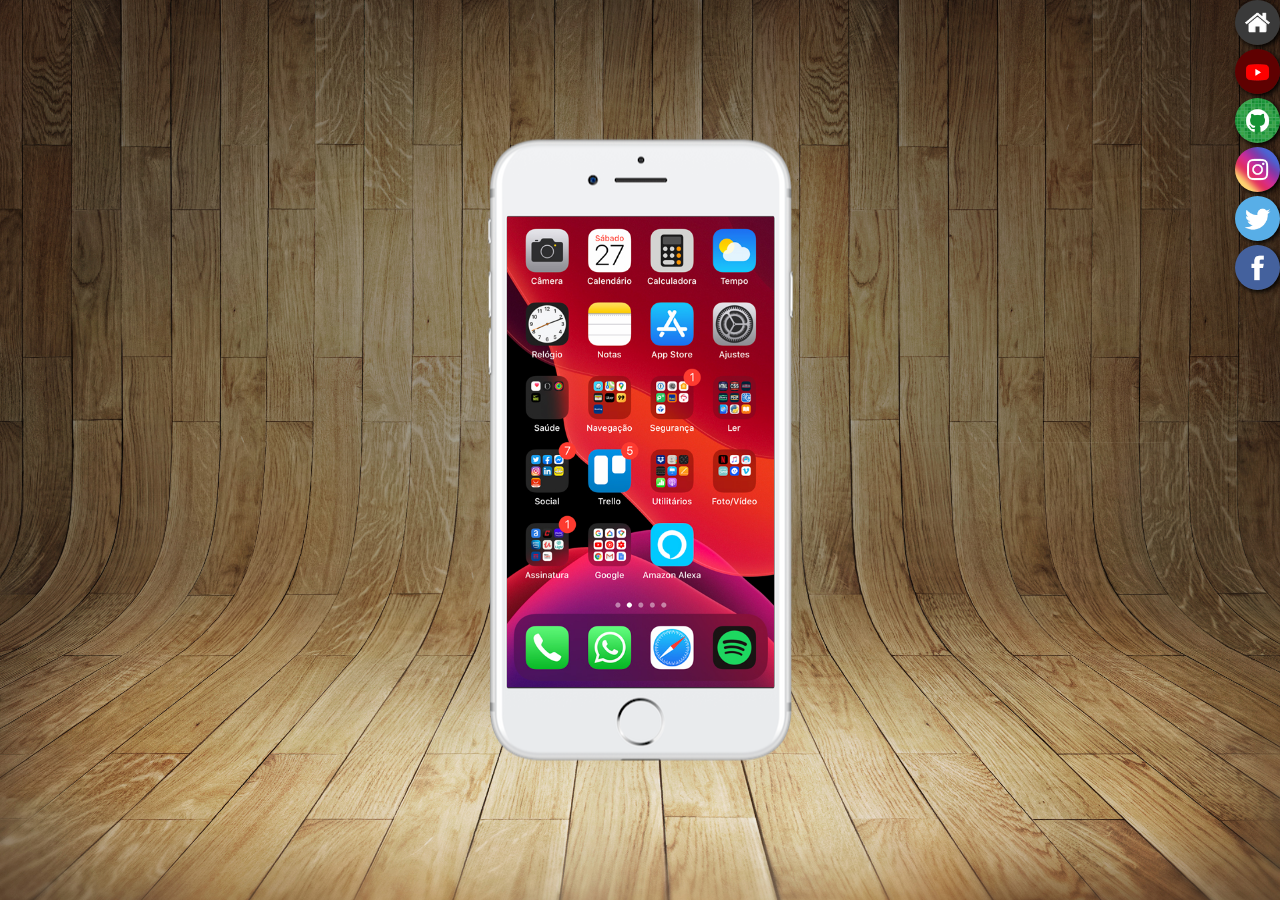
<file: index.html>
<!DOCTYPE html>
<html lang="pt-br
">
<head>
    <meta charset="UTF-8">
    <meta name="viewport" content="width=device-width, initial-scale=1.0">
    <link rel="shortcut icon" href="favicon.ico" type="image/x-icon">
    <title>Projeto Redes Sociais</title>
    <link rel="stylesheet" href="estilos.css">
    
</head>
<body>
    <main>
        <section id="telefone">
            <iframe src="home.html" name="tela" id="tela" frameborder="0">Seu navegador não é compativel</iframe>
        </section>
        <section id="redes">
            <a href="home.html" target="tela"><img src="imgs/imagens/logo-home.jpg" alt="home" class="logo"></a> <br>
            <a href="youtuber.html" target="tela"><img src="imgs/imagens/logo-youtube.jpg" alt="youtube" class="logo"></a>
            <br>
            <a href="github.html" target="tela"><img src="imgs/imagens/logo-github.jpg" alt="github" class="logo"></a><br>
            <a href="instagram.html" target="tela"><img src="imgs/imagens/logo-instagram.jpg" alt="instagram" class="logo"></a><br>
            <a href="#" target="tela"><img src="imgs/imagens/logo-twitter.jpg" alt="twitter" class="logo"></a><br>
            <a href="#" target="tela"><img src="imgs/imagens/logo-facebook.jpg" alt="facebook" class="logo"></a><br>
        </section>
    </main>
</body>
</html>
</file>
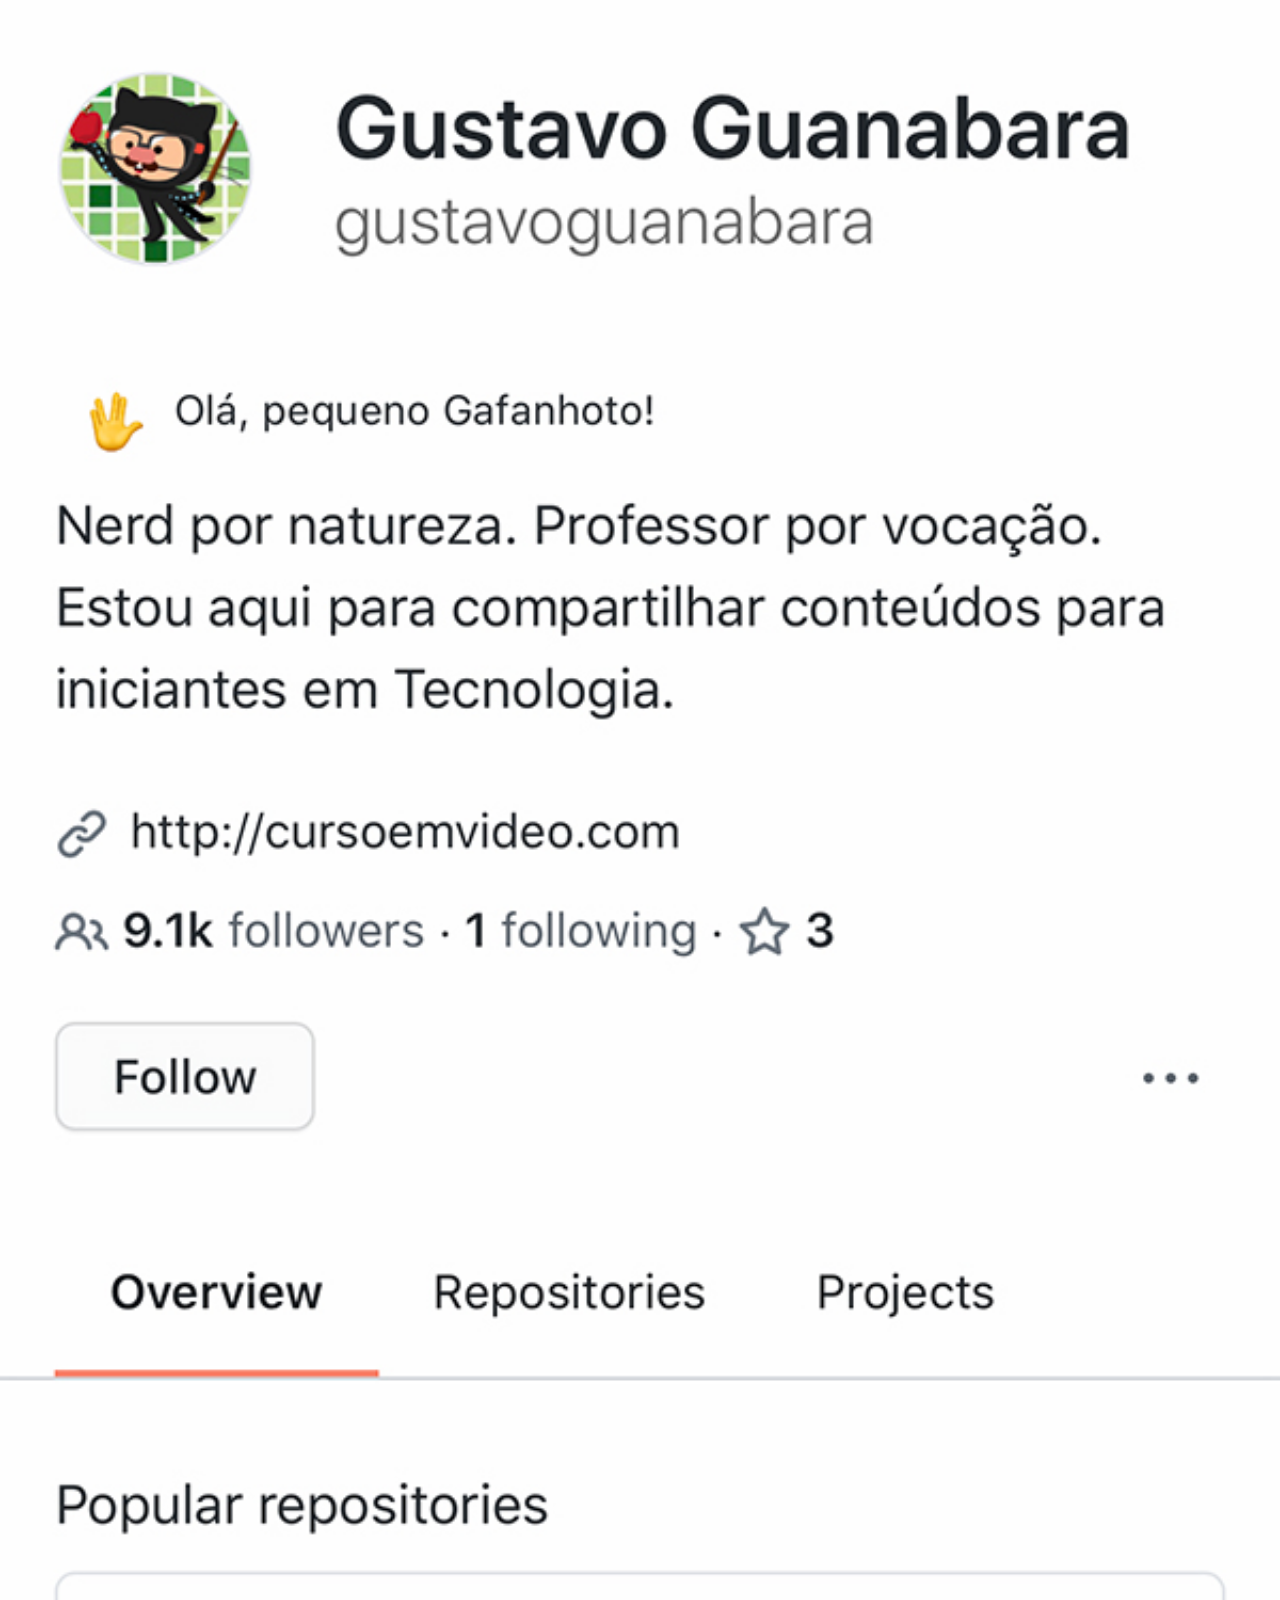
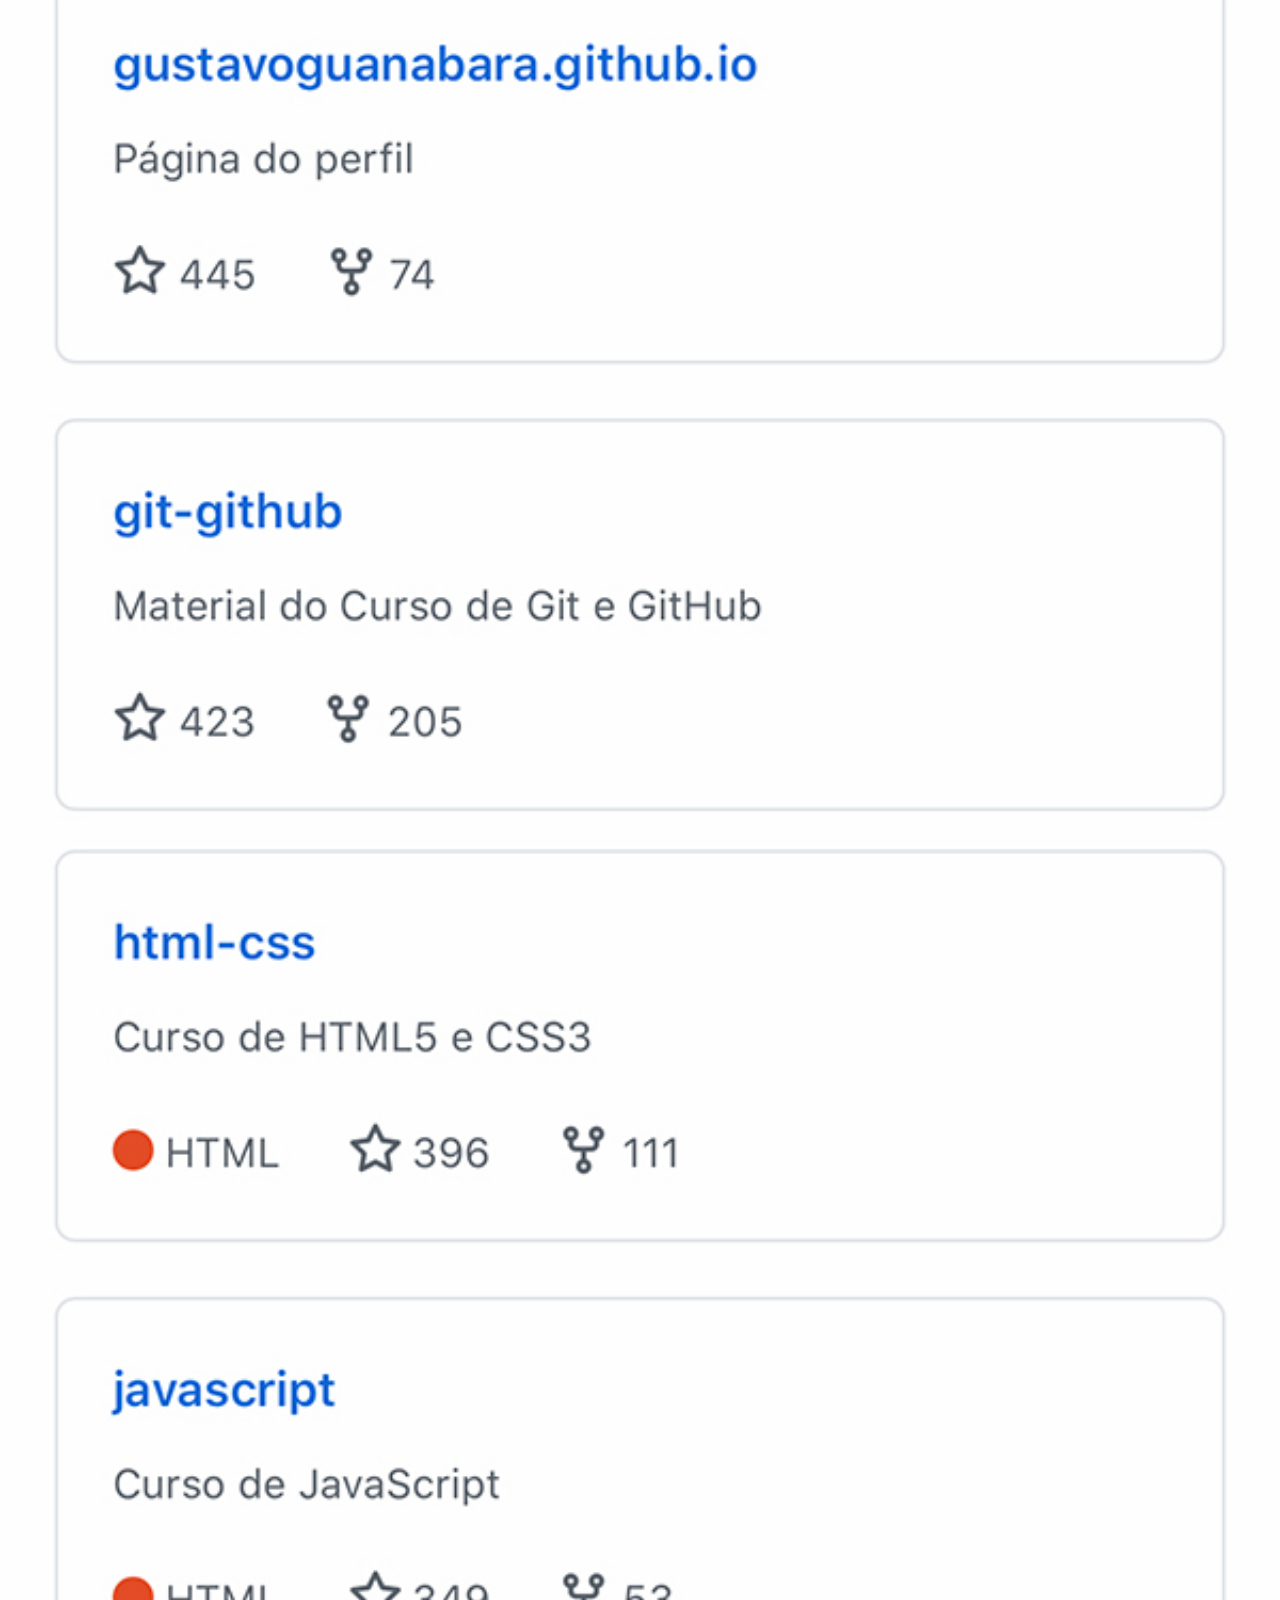
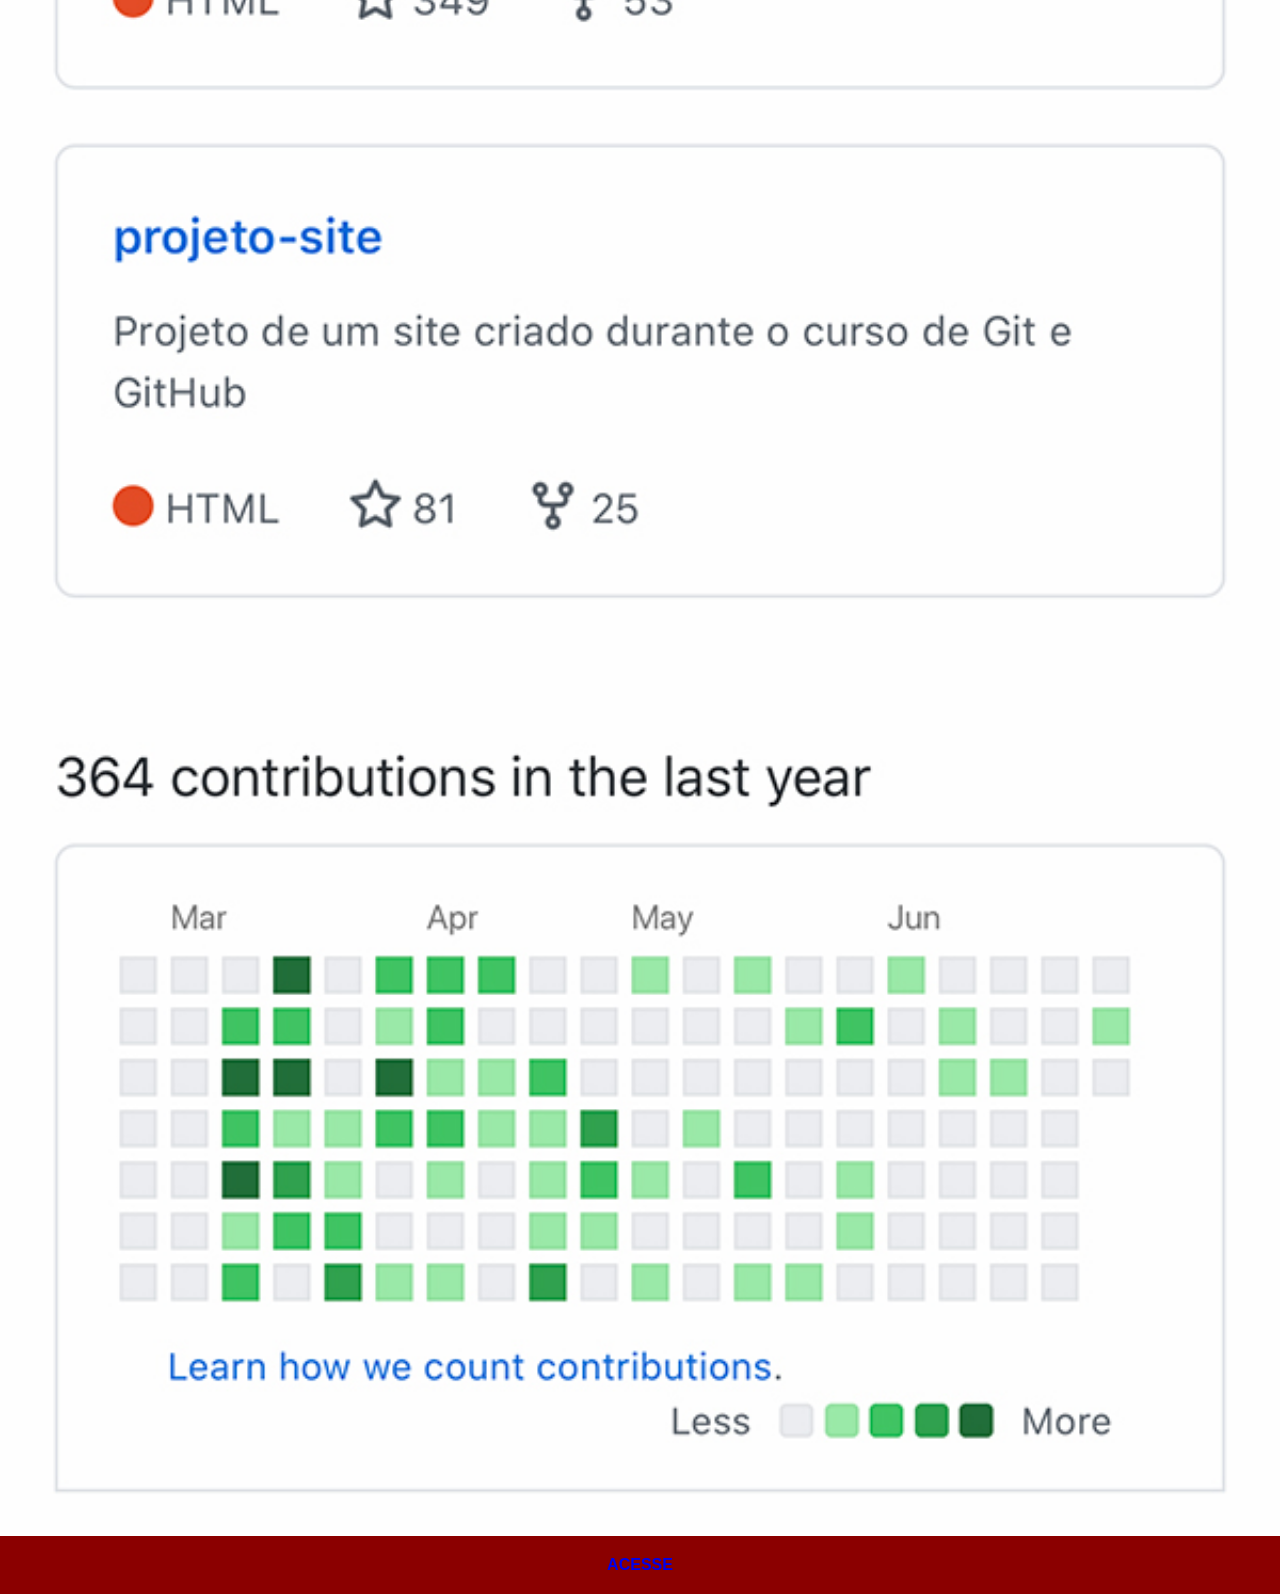
<file: github.html>
<!DOCTYPE html>
<html lang="pt-br">
<head>
    <meta charset="UTF-8">
    <meta name="viewport" content="width=device-width, initial-scale=1.0">
    <title>Document</title>
    <link rel="stylesheet" href="estilos/social .css">
</head>
<body>
    <img src="imgs/imagens/tela-github.jpg" alt="">
    <a href="https://github.com/gustavoguanabara">ACESSE</a>
</body>
</html>
</file>
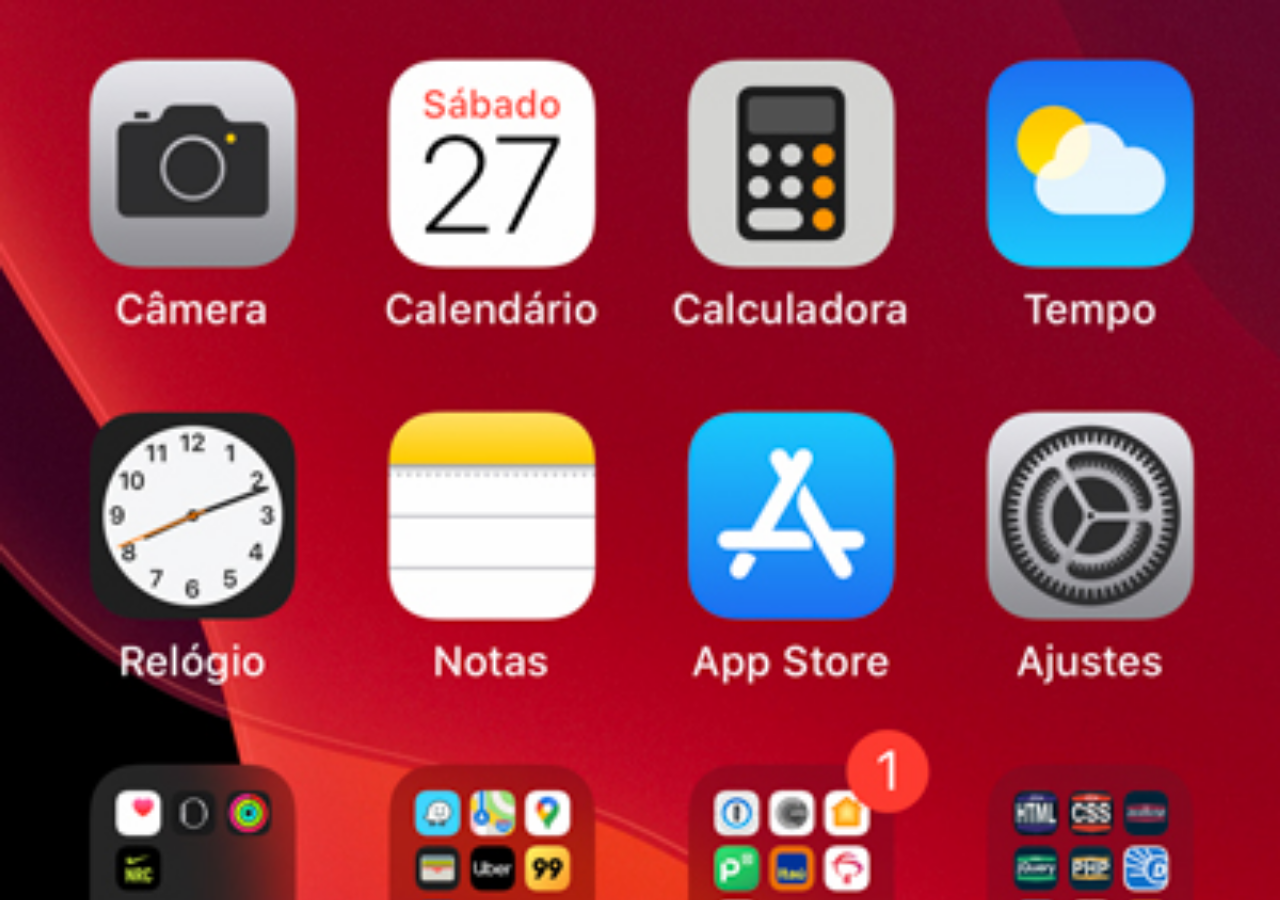
<file: home.html>
<!DOCTYPE html>
<html lang="pt-br">
<head>
    <meta charset="UTF-8">
    <meta name="viewport" content="width=device-width, initial-scale=1.0">
    <title>Document</title>
</head>
<style>
    *{
        padding: 0%;
        margin: 0%;
    }
    body{
        width: 100vw;
        height: 100vh;
        background: black url(imgs/imagens/tela-home.jpg) no-repeat top center;
        background-size: cover;
    }
</style>
<body>
    
</body>
</html>
</file>
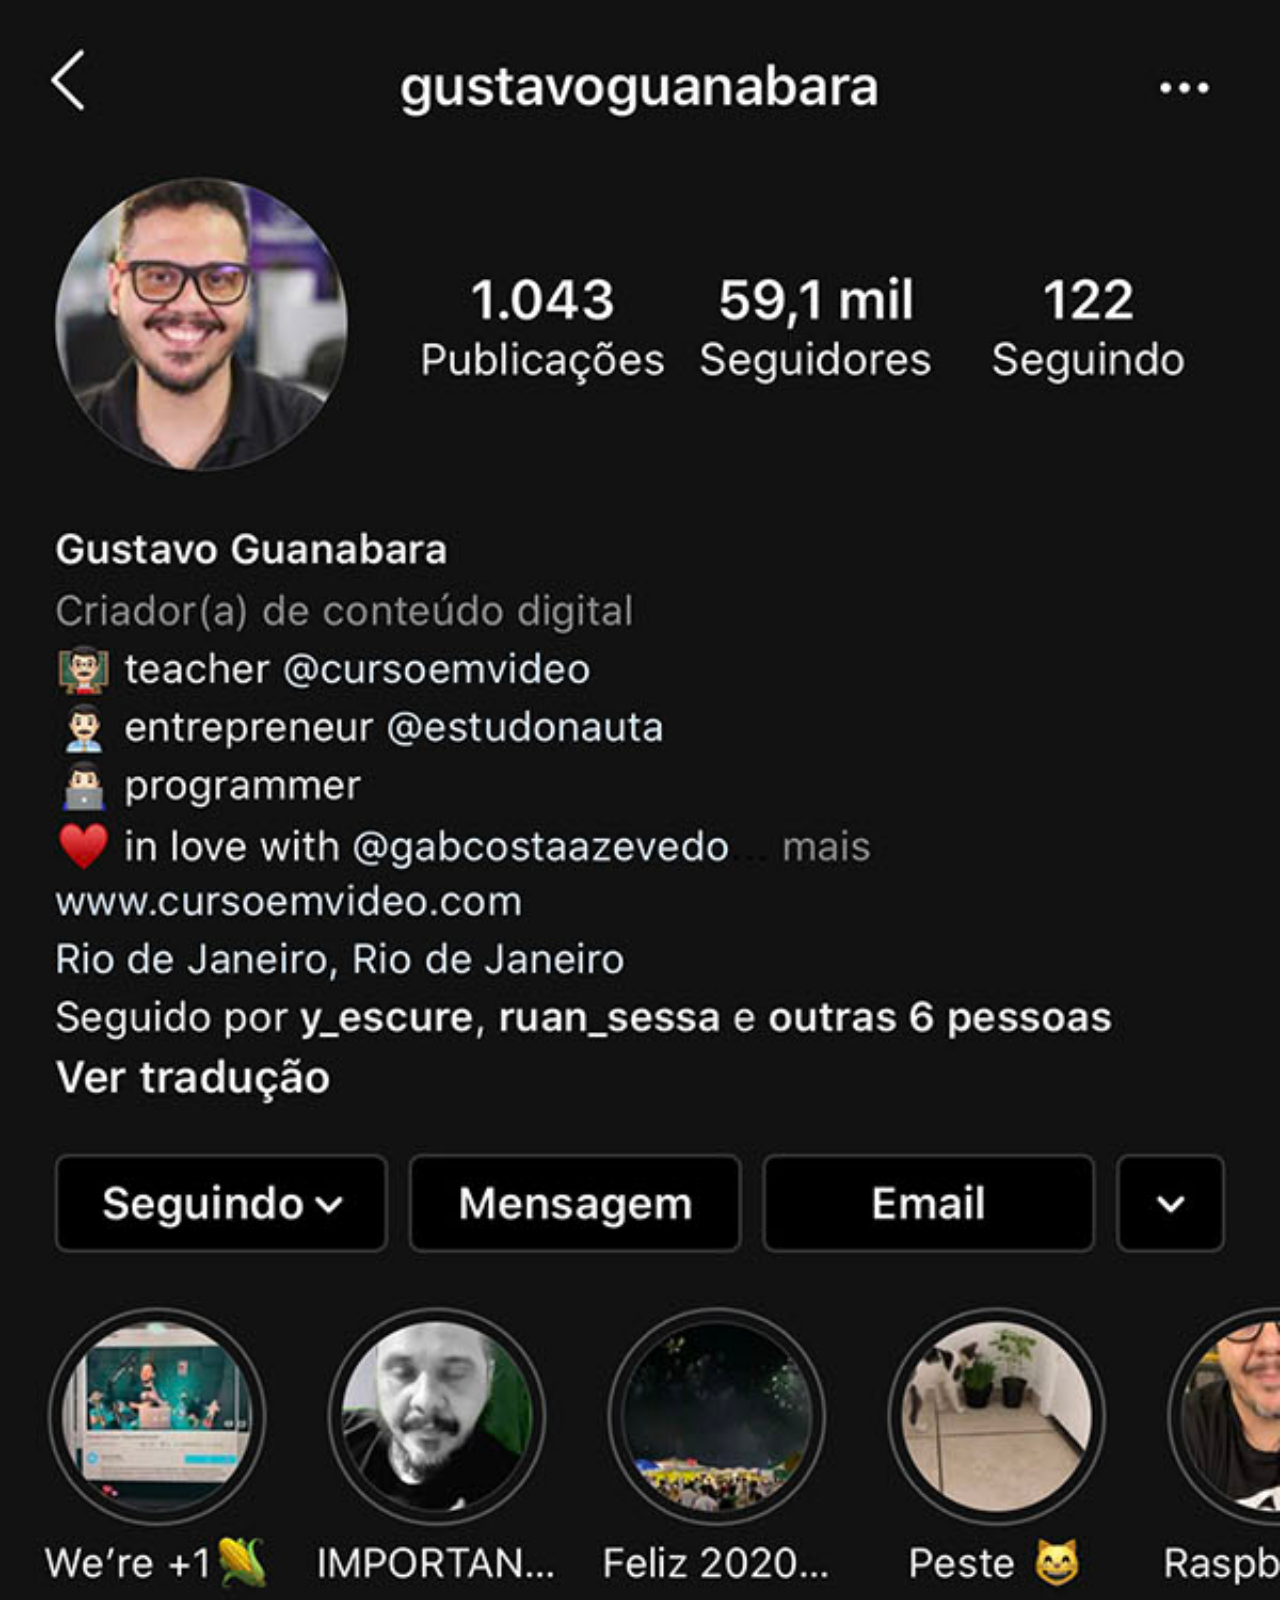
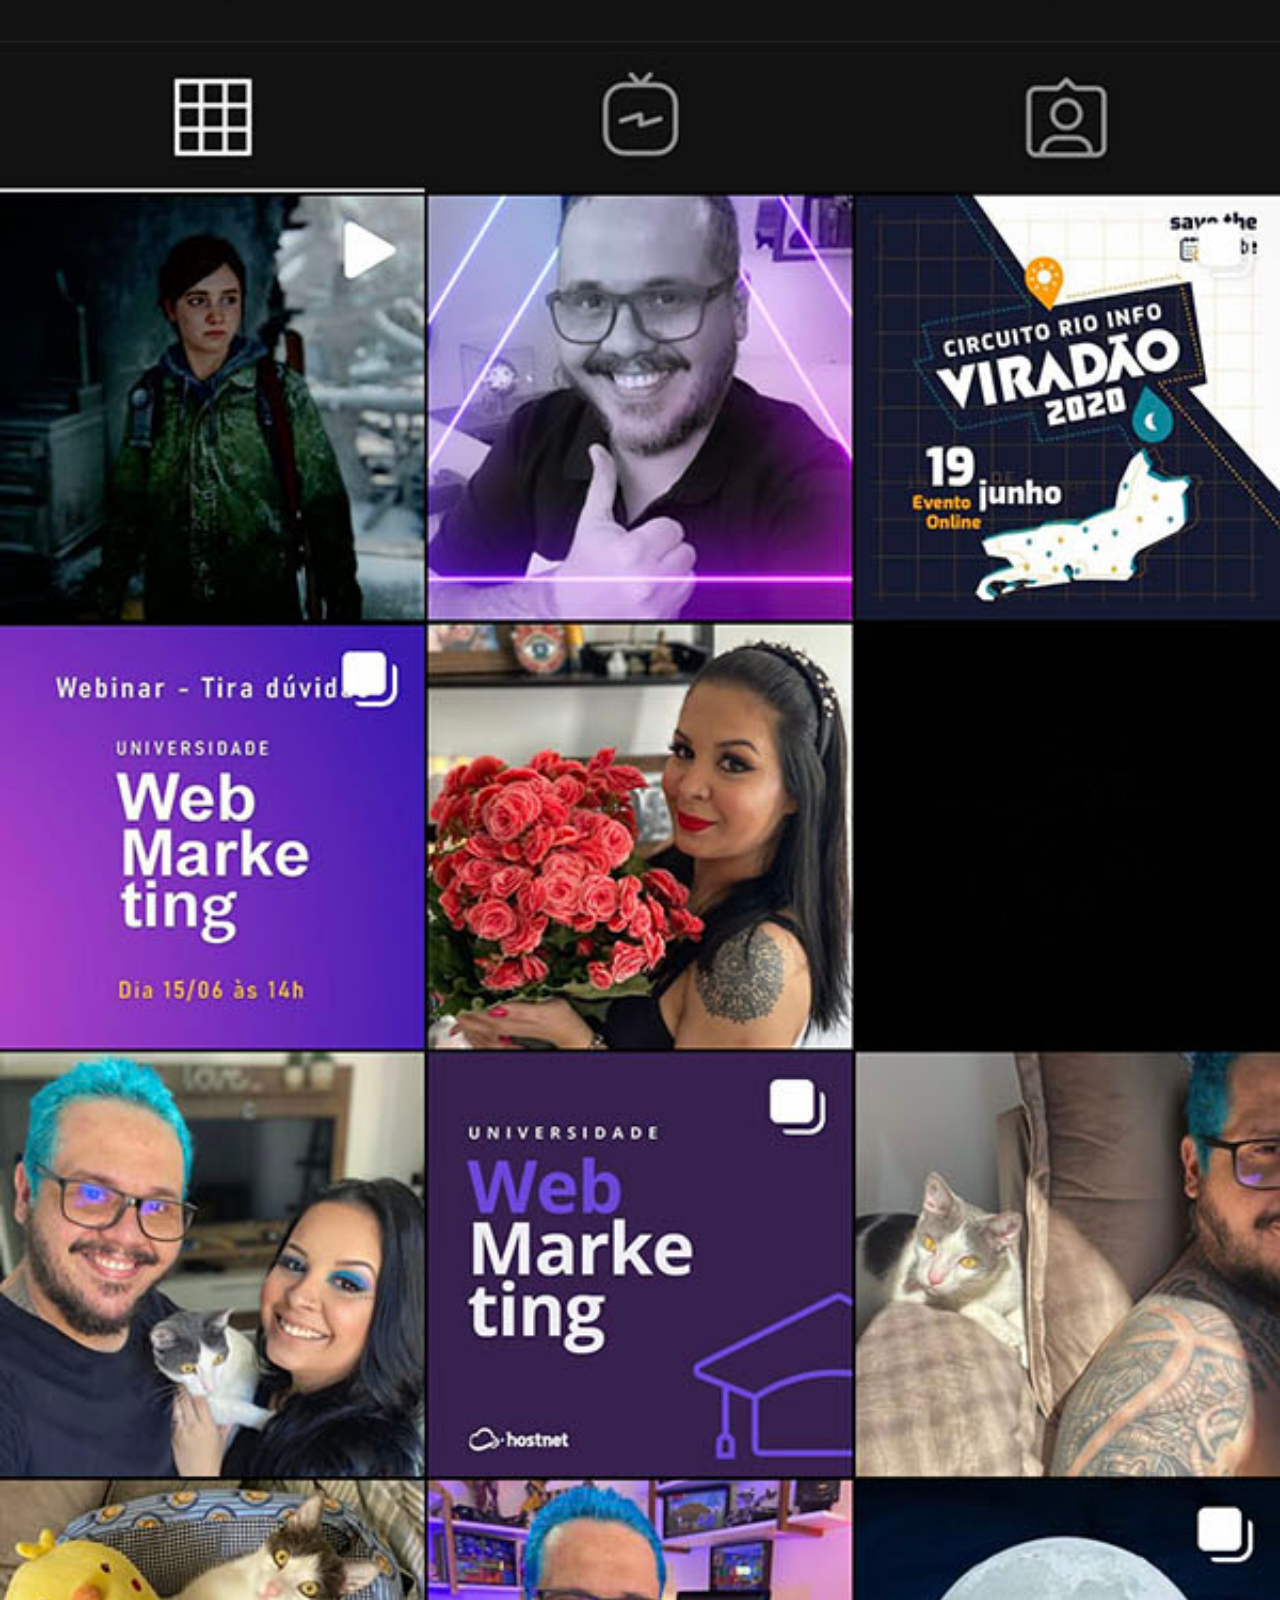
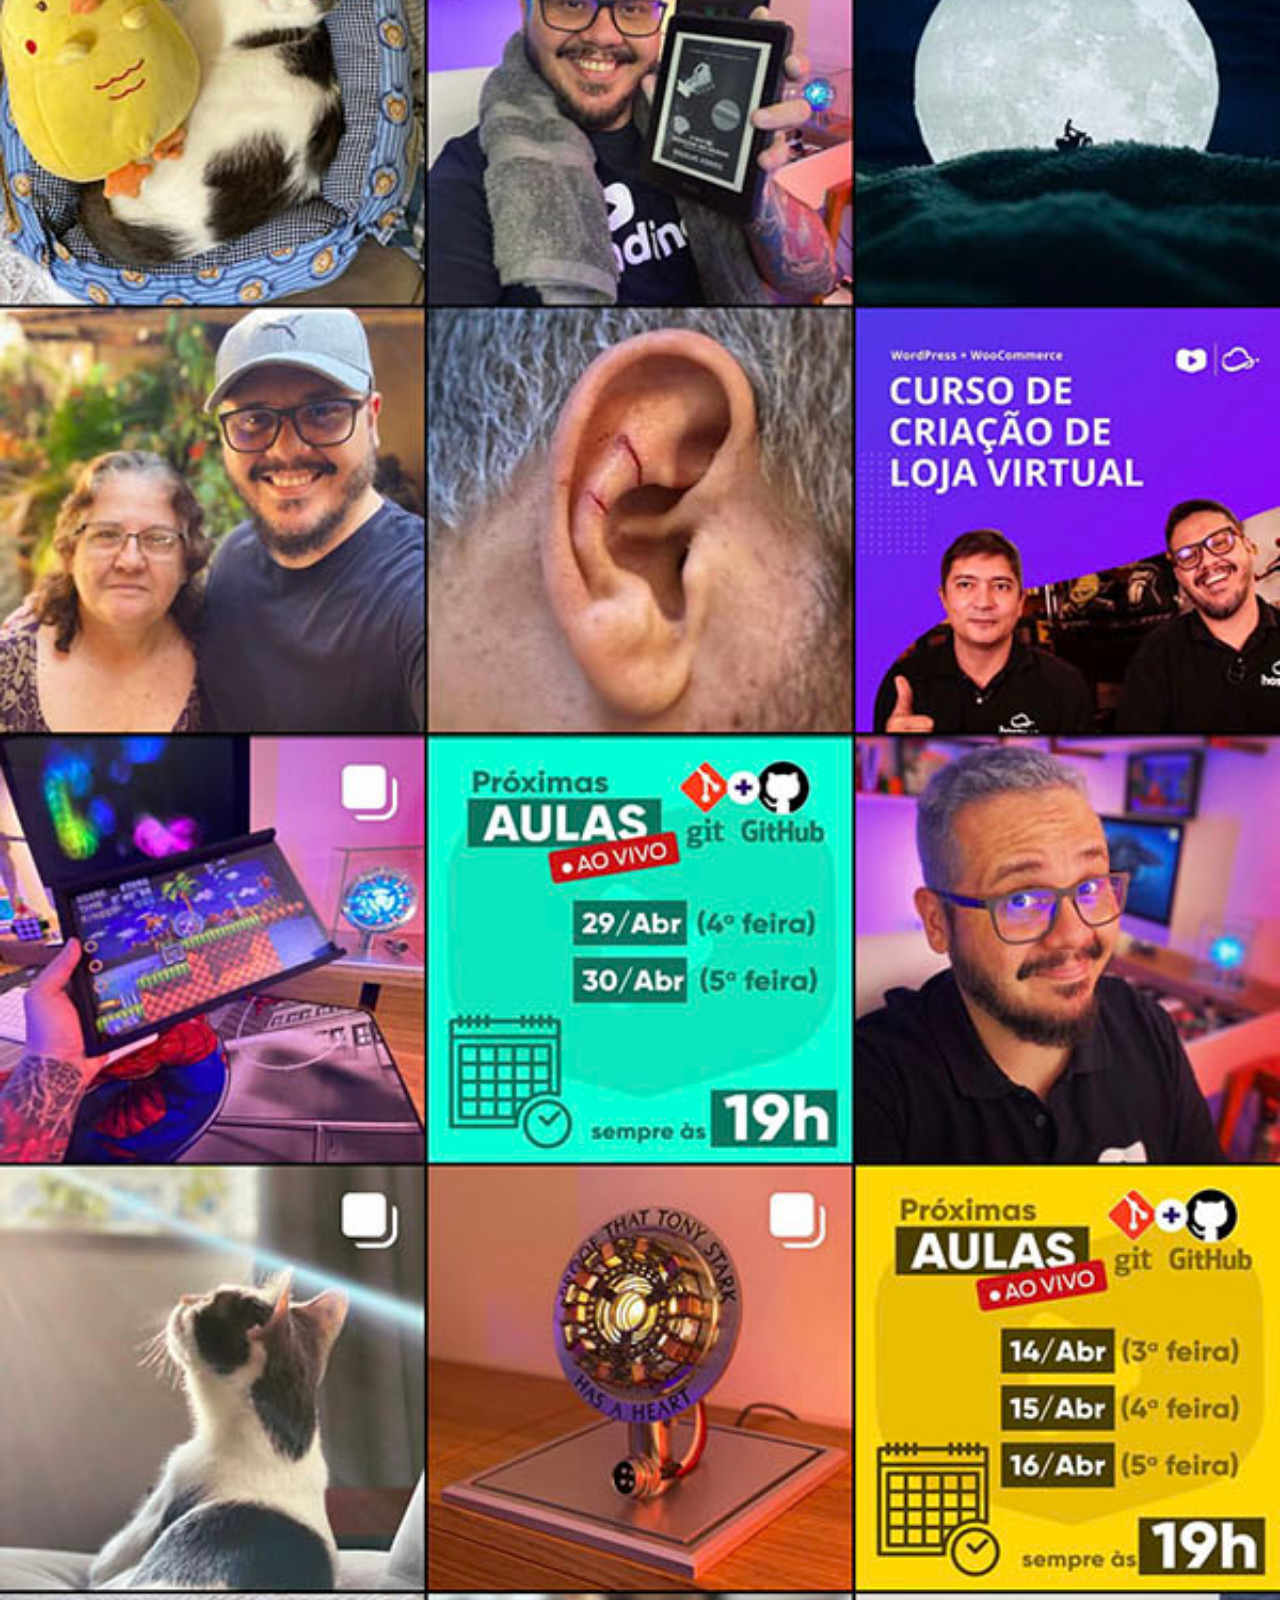
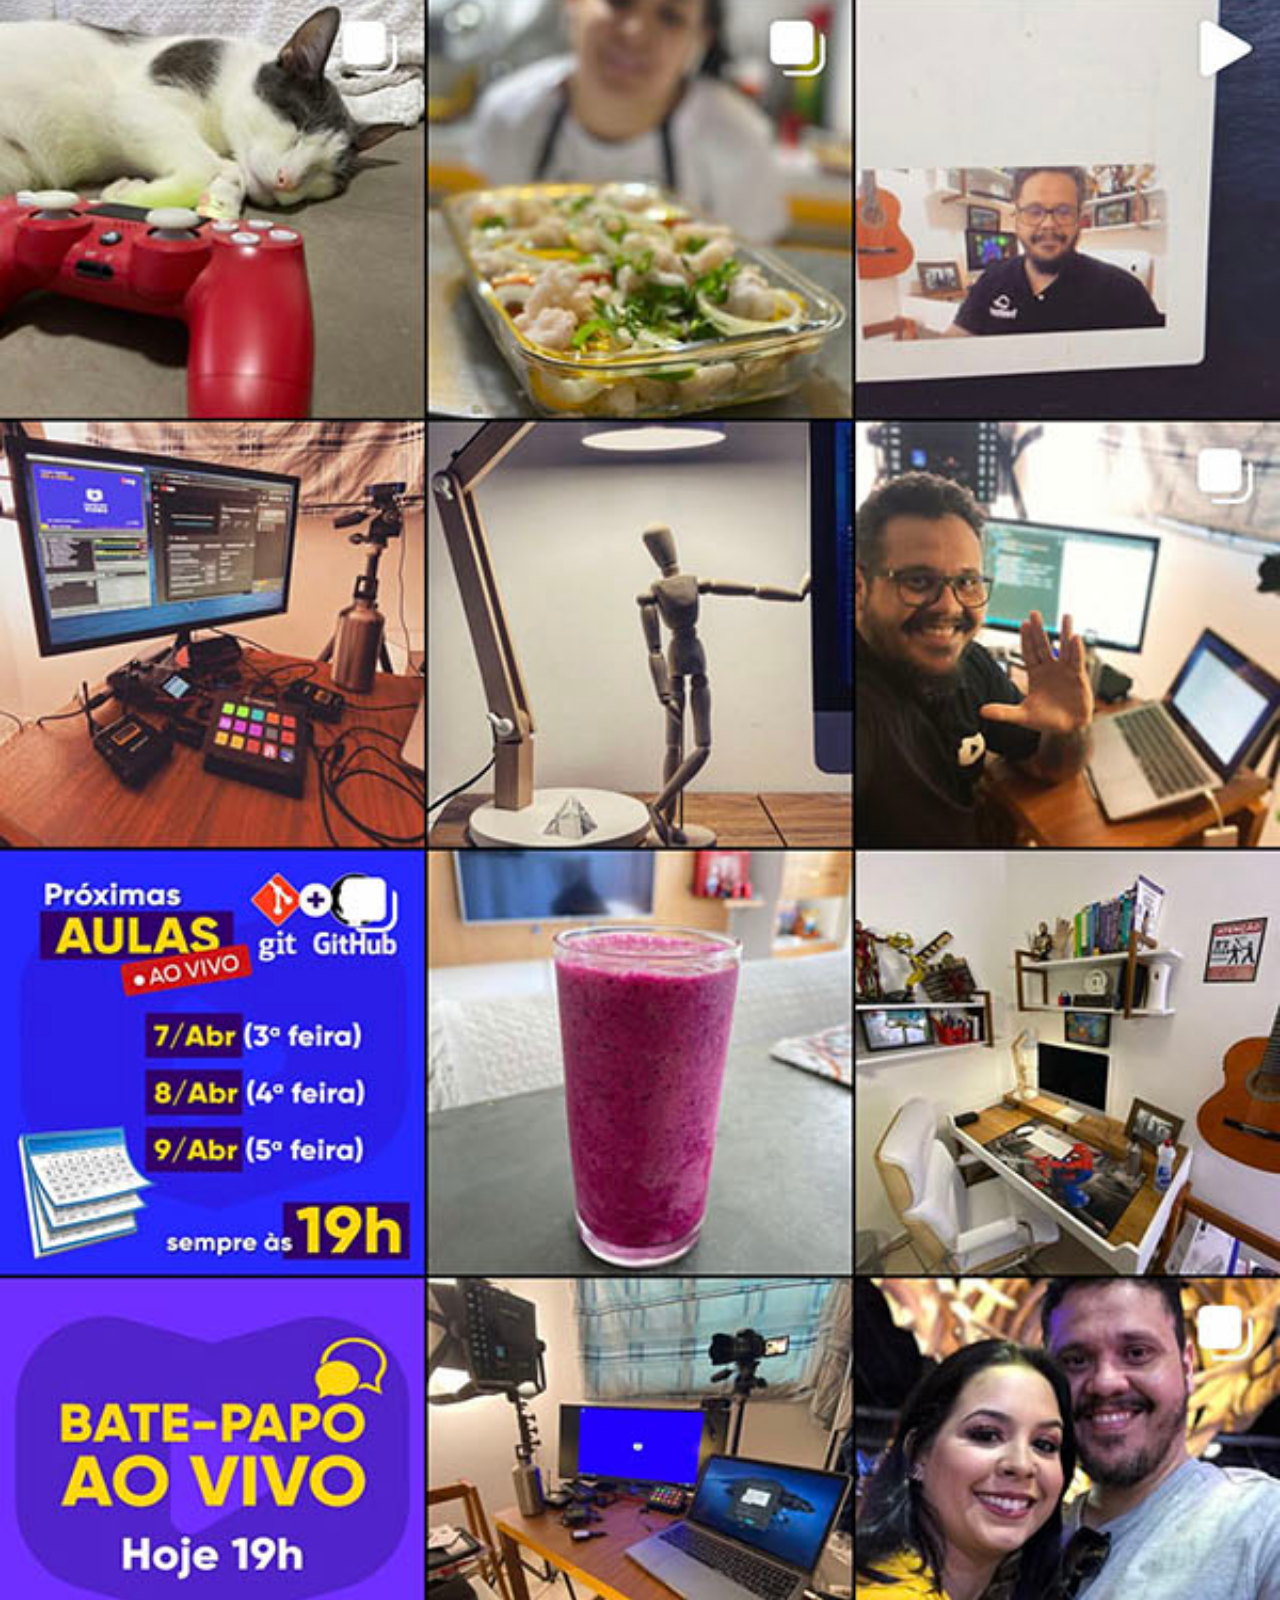
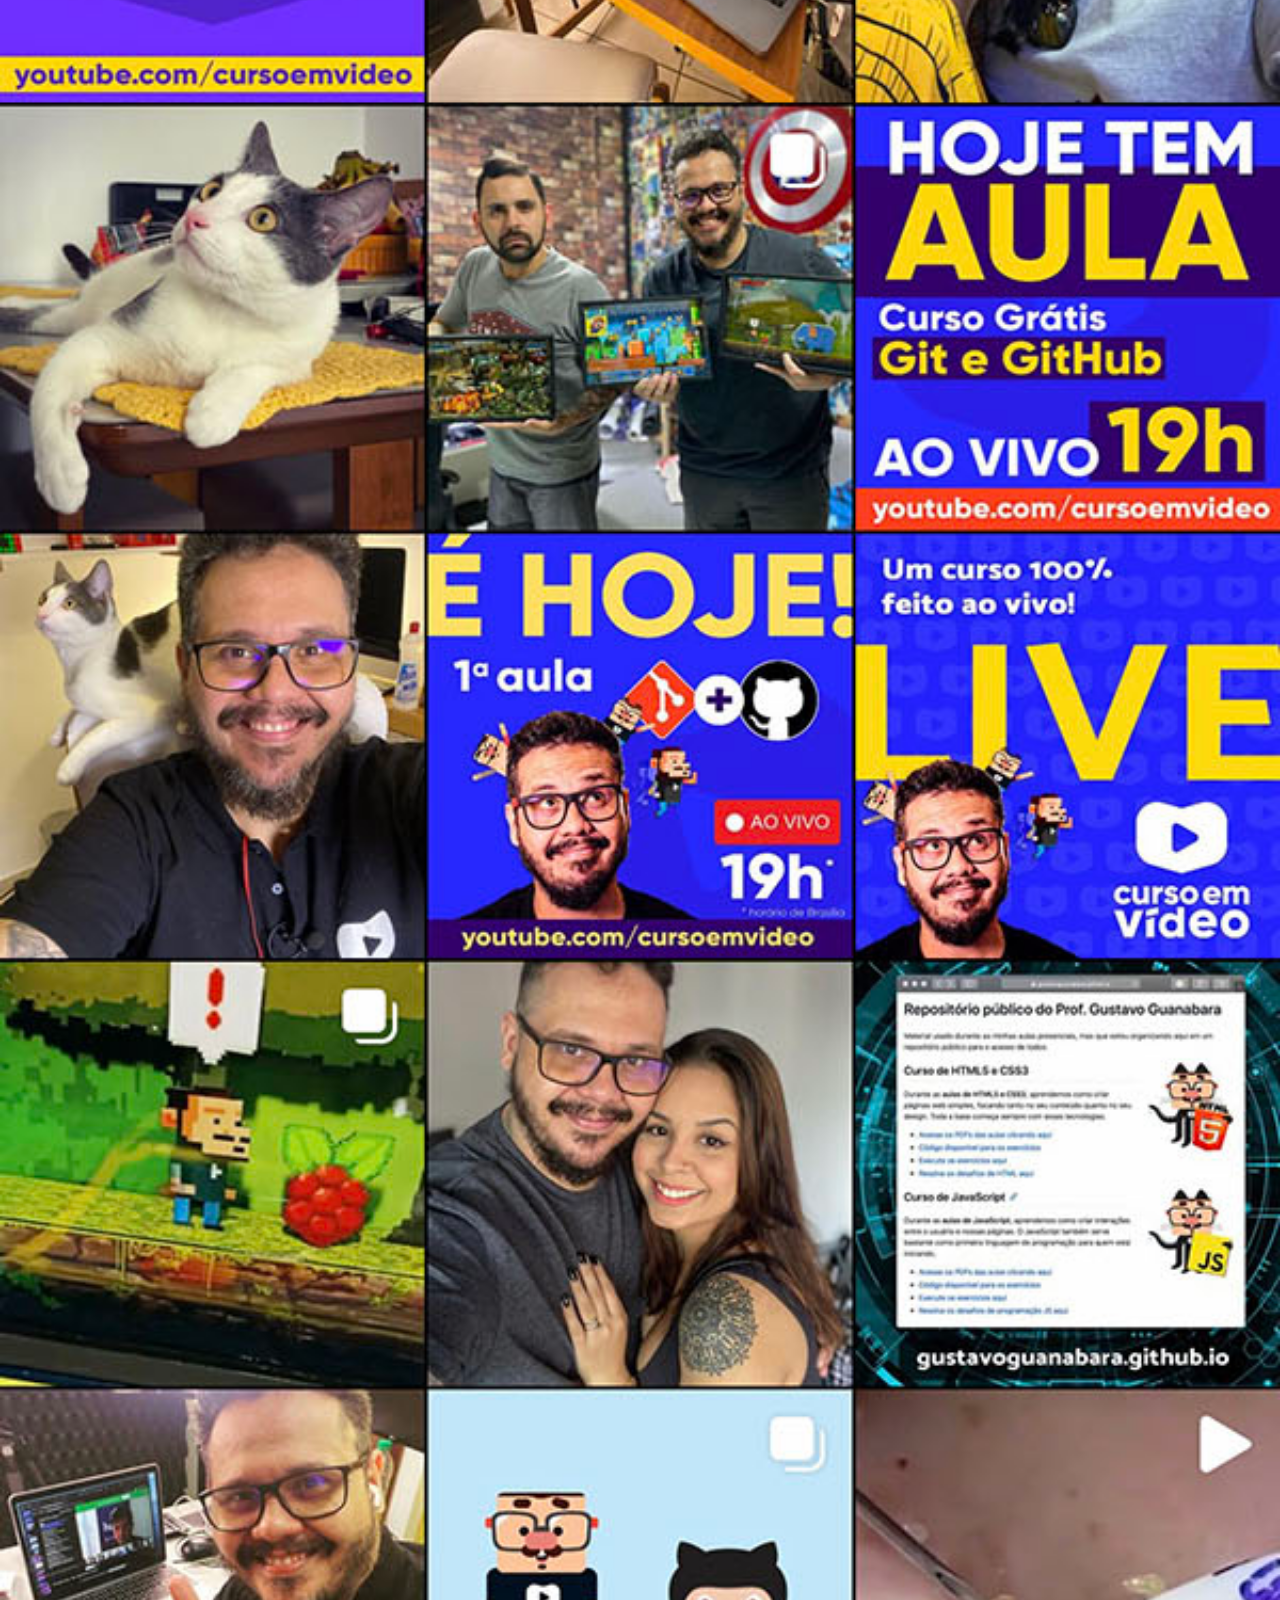
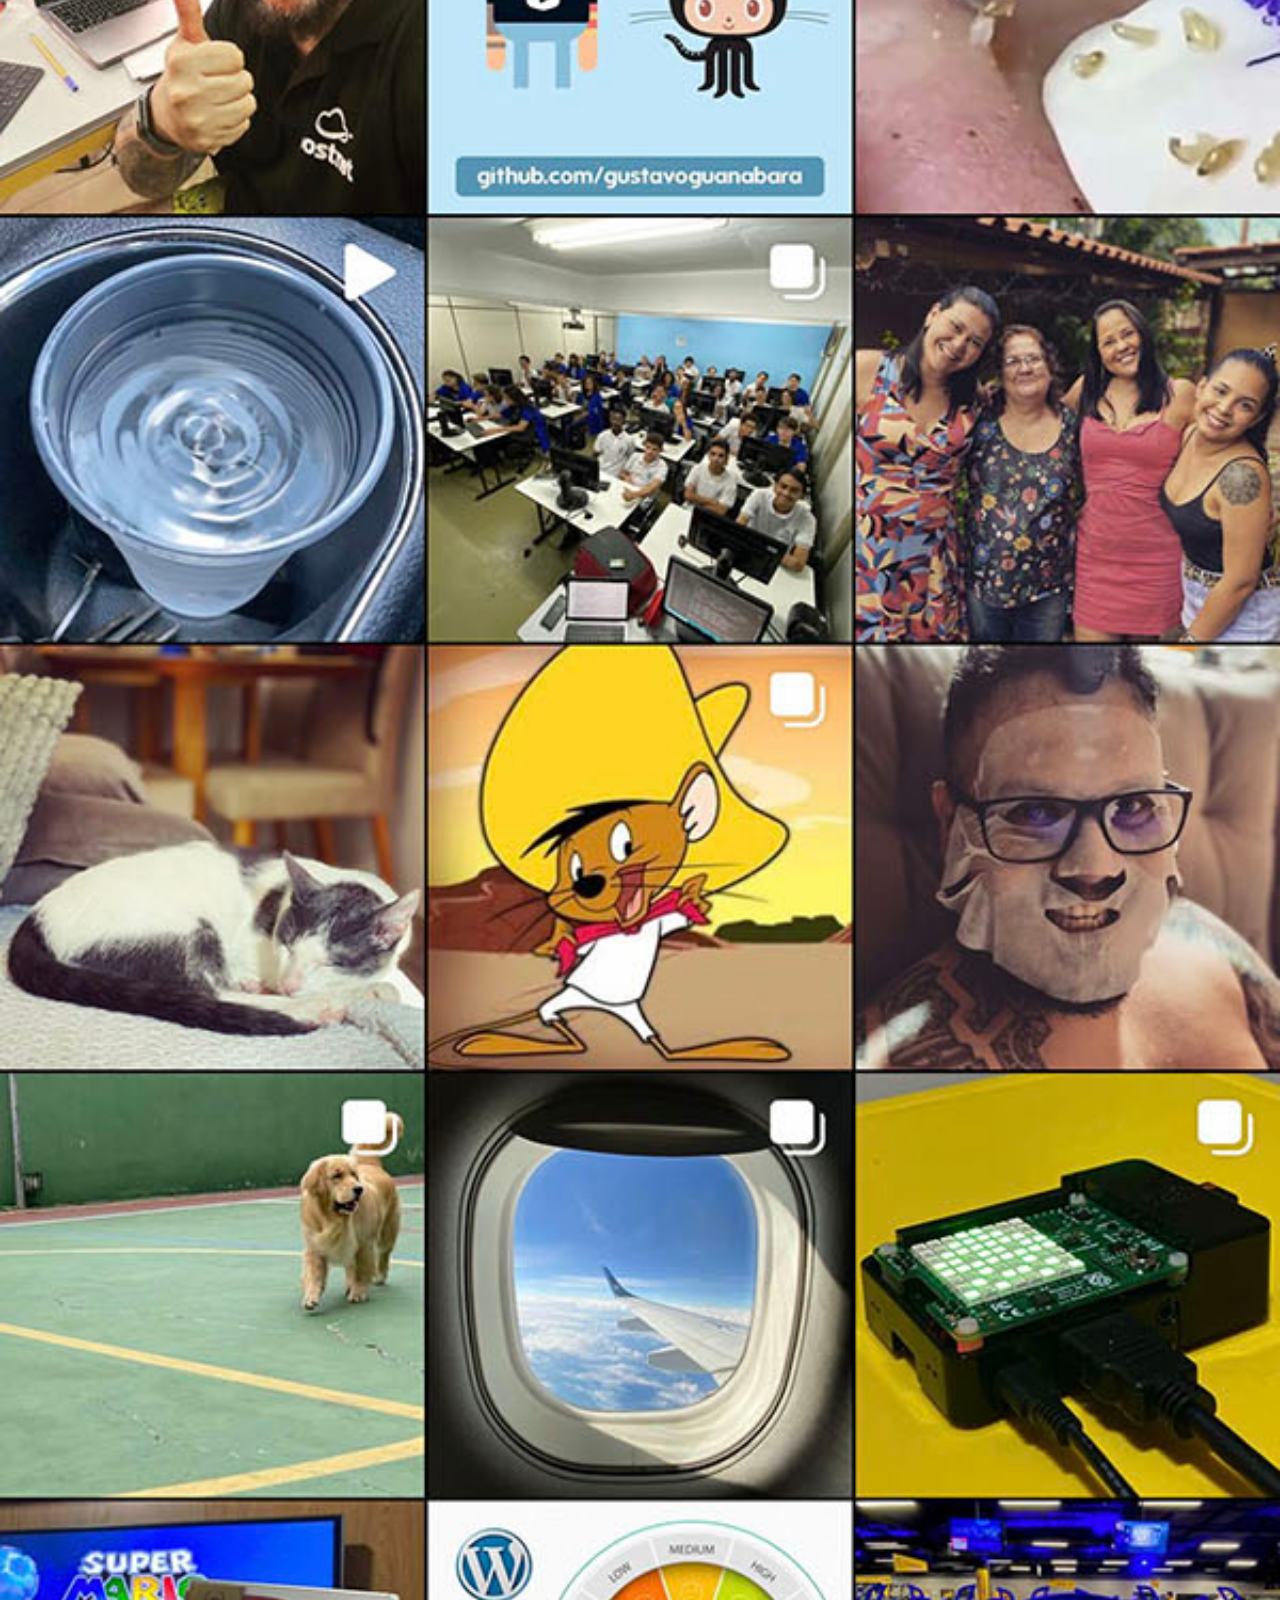
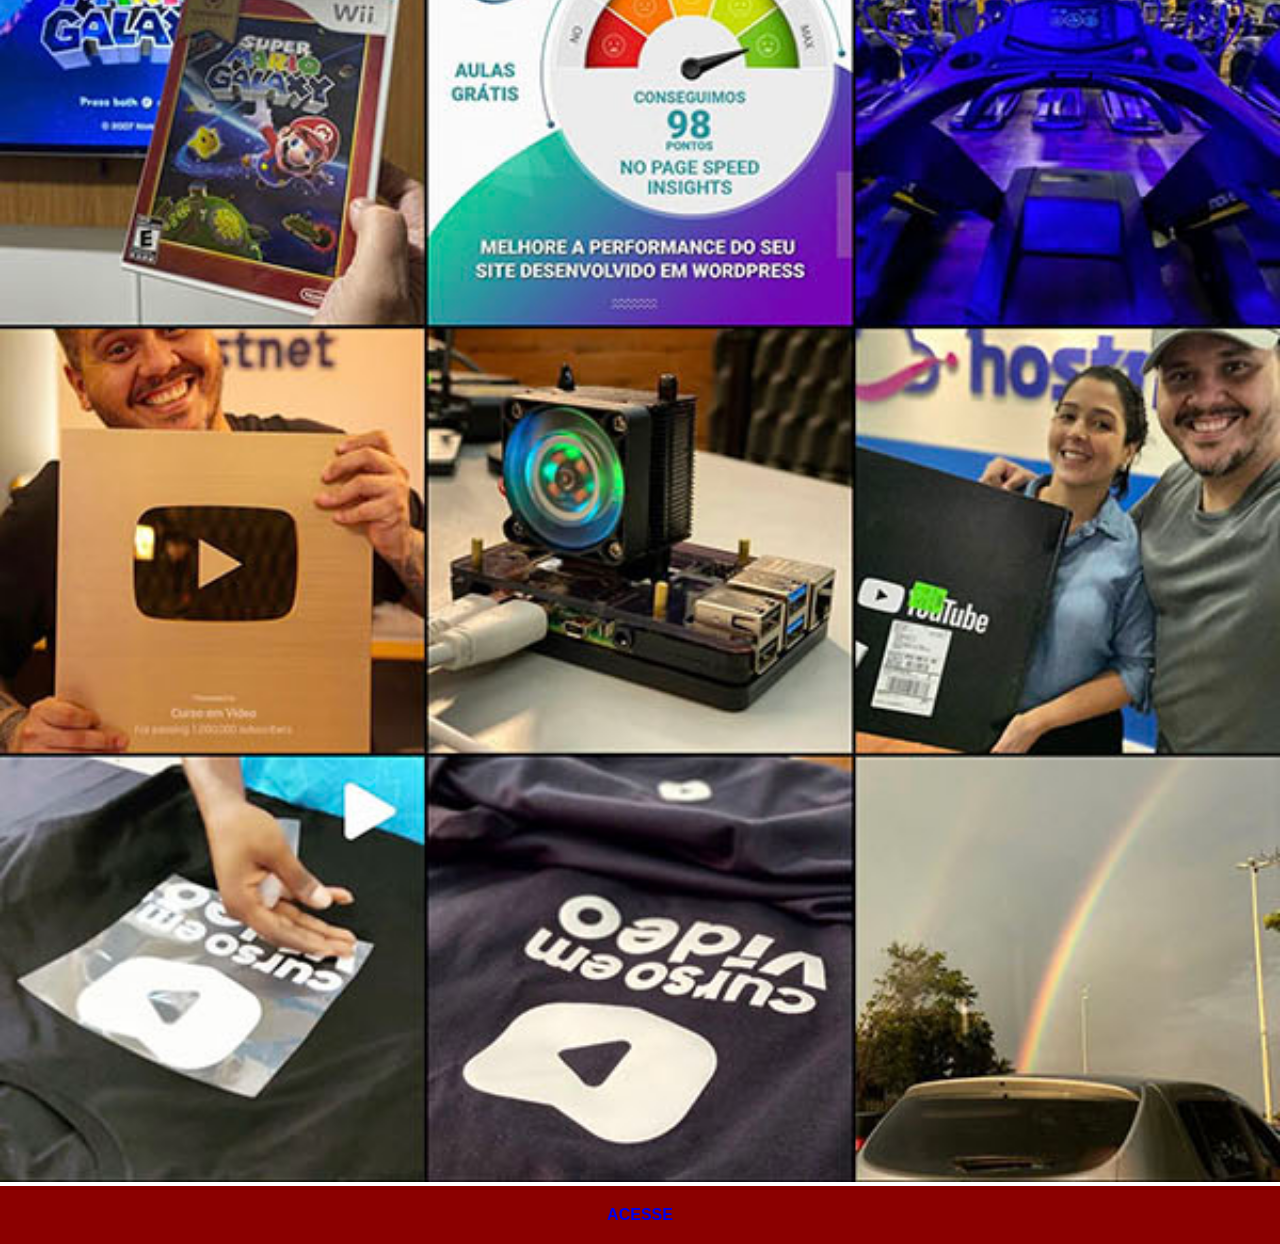
<file: instagram.html>
<!DOCTYPE html>
<html lang="pt-br">
<head>
    <meta charset="UTF-8">
    <meta name="viewport" content="width=device-width, initial-scale=1.0">
    <title>Document</title>
    <link rel="stylesheet" href="estilos/social .css">
</head>
<body>
    <img src="imgs/imagens/tela-instagram.jpg" alt="">
    <a href="https://www.instagram.com/gustavoguanabara/">ACESSE</a>
</body>
</html>
</file>
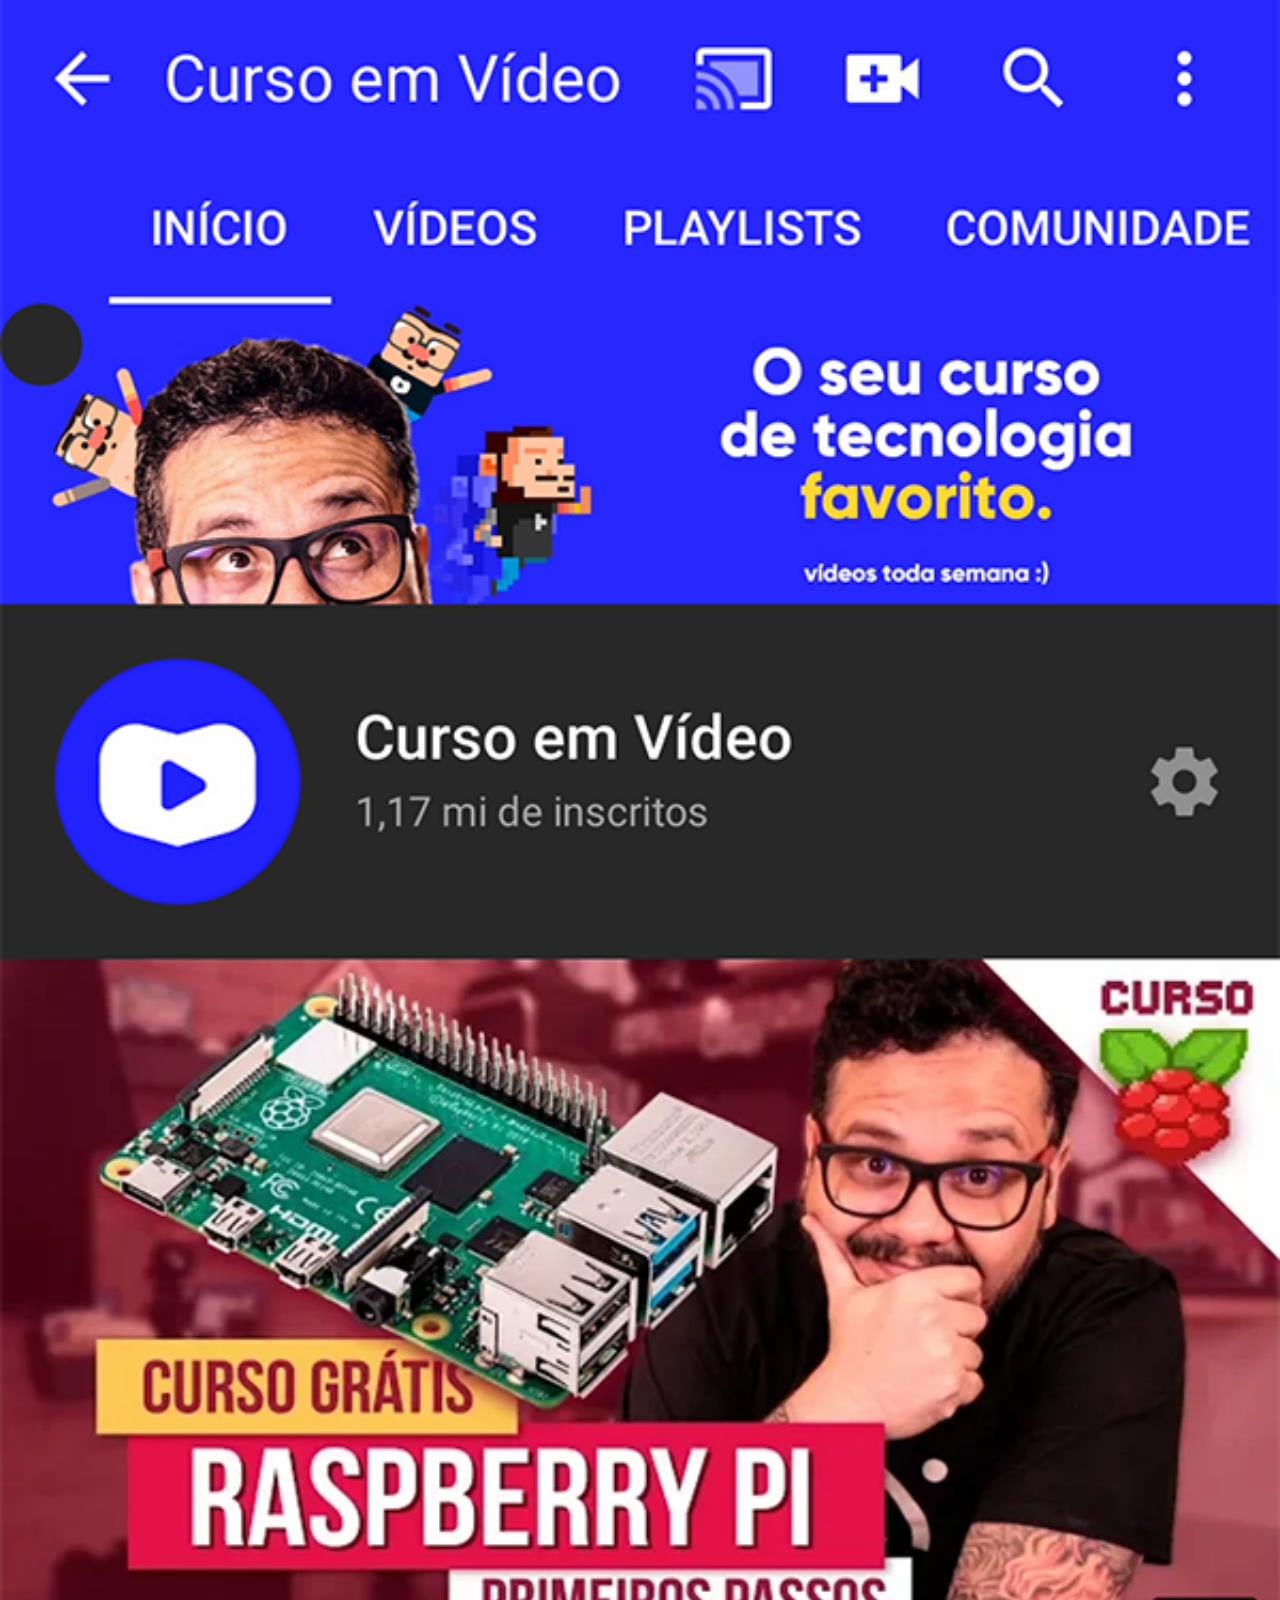
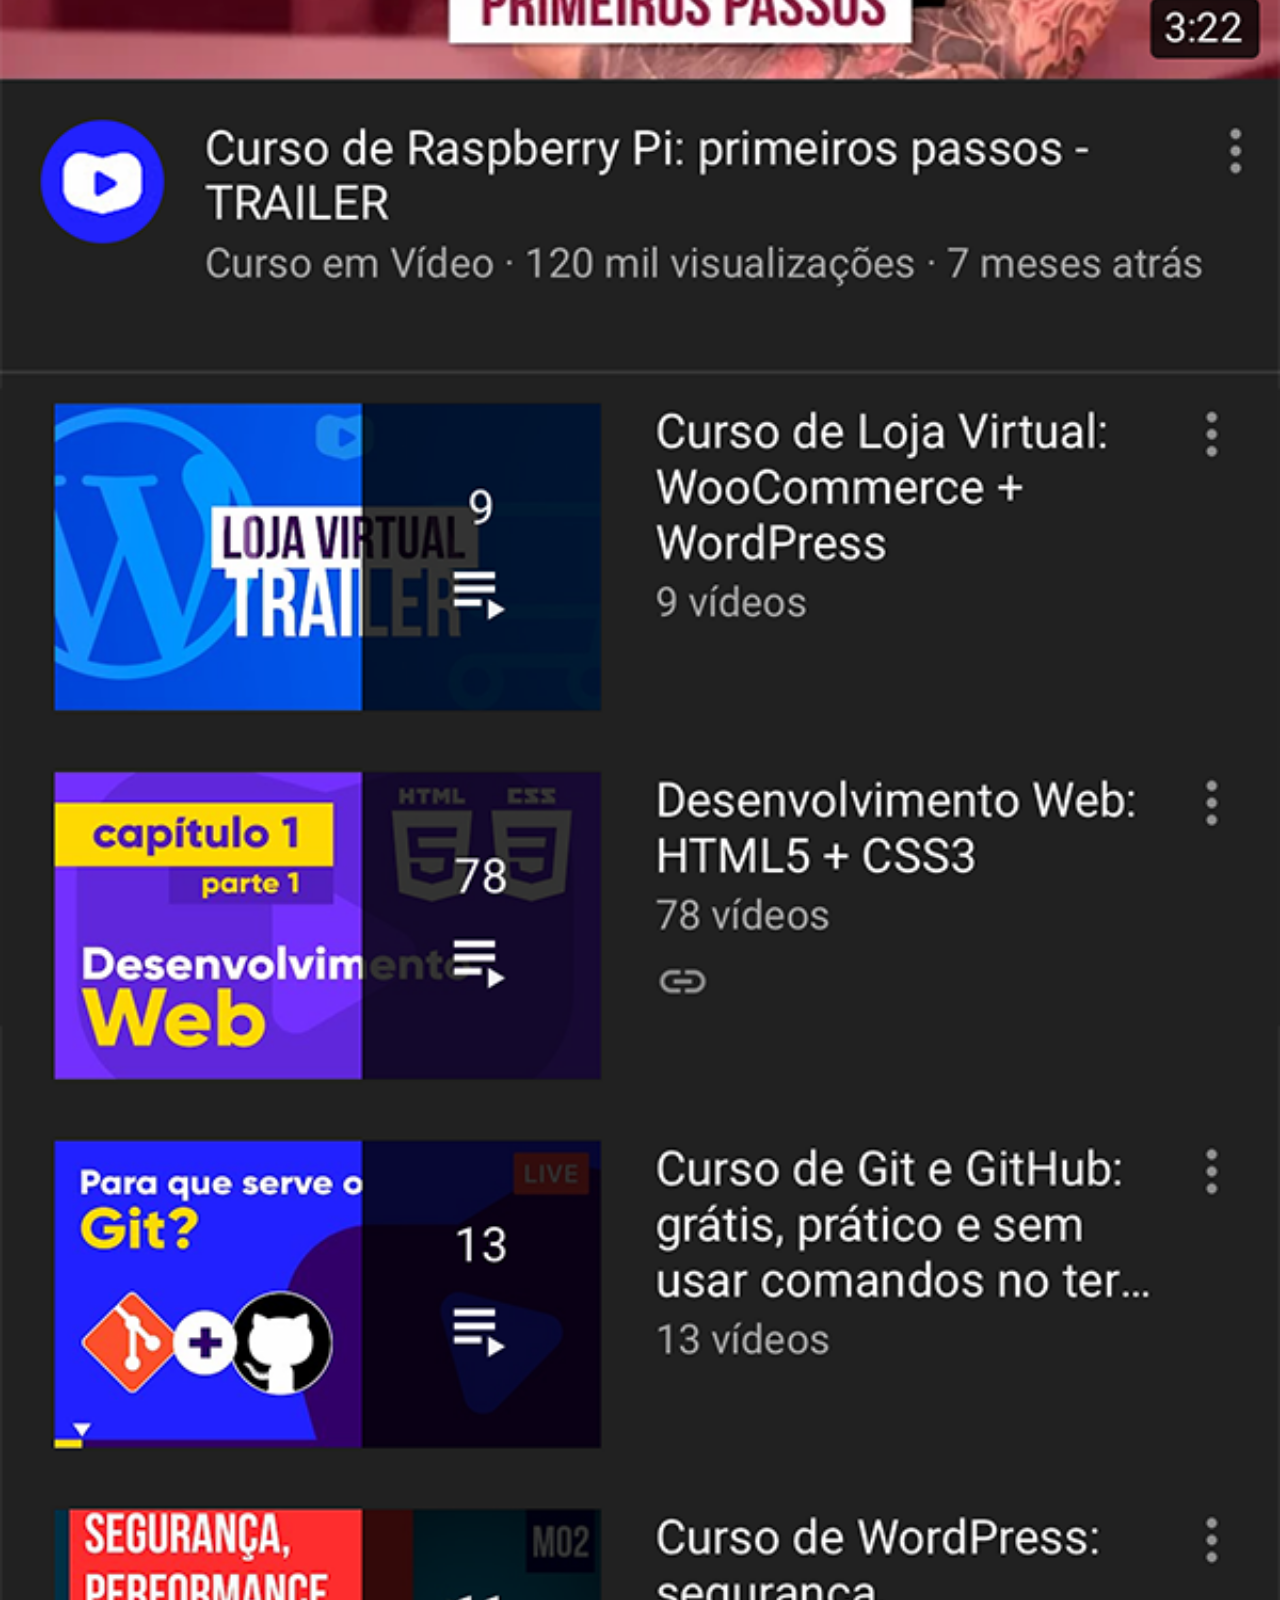
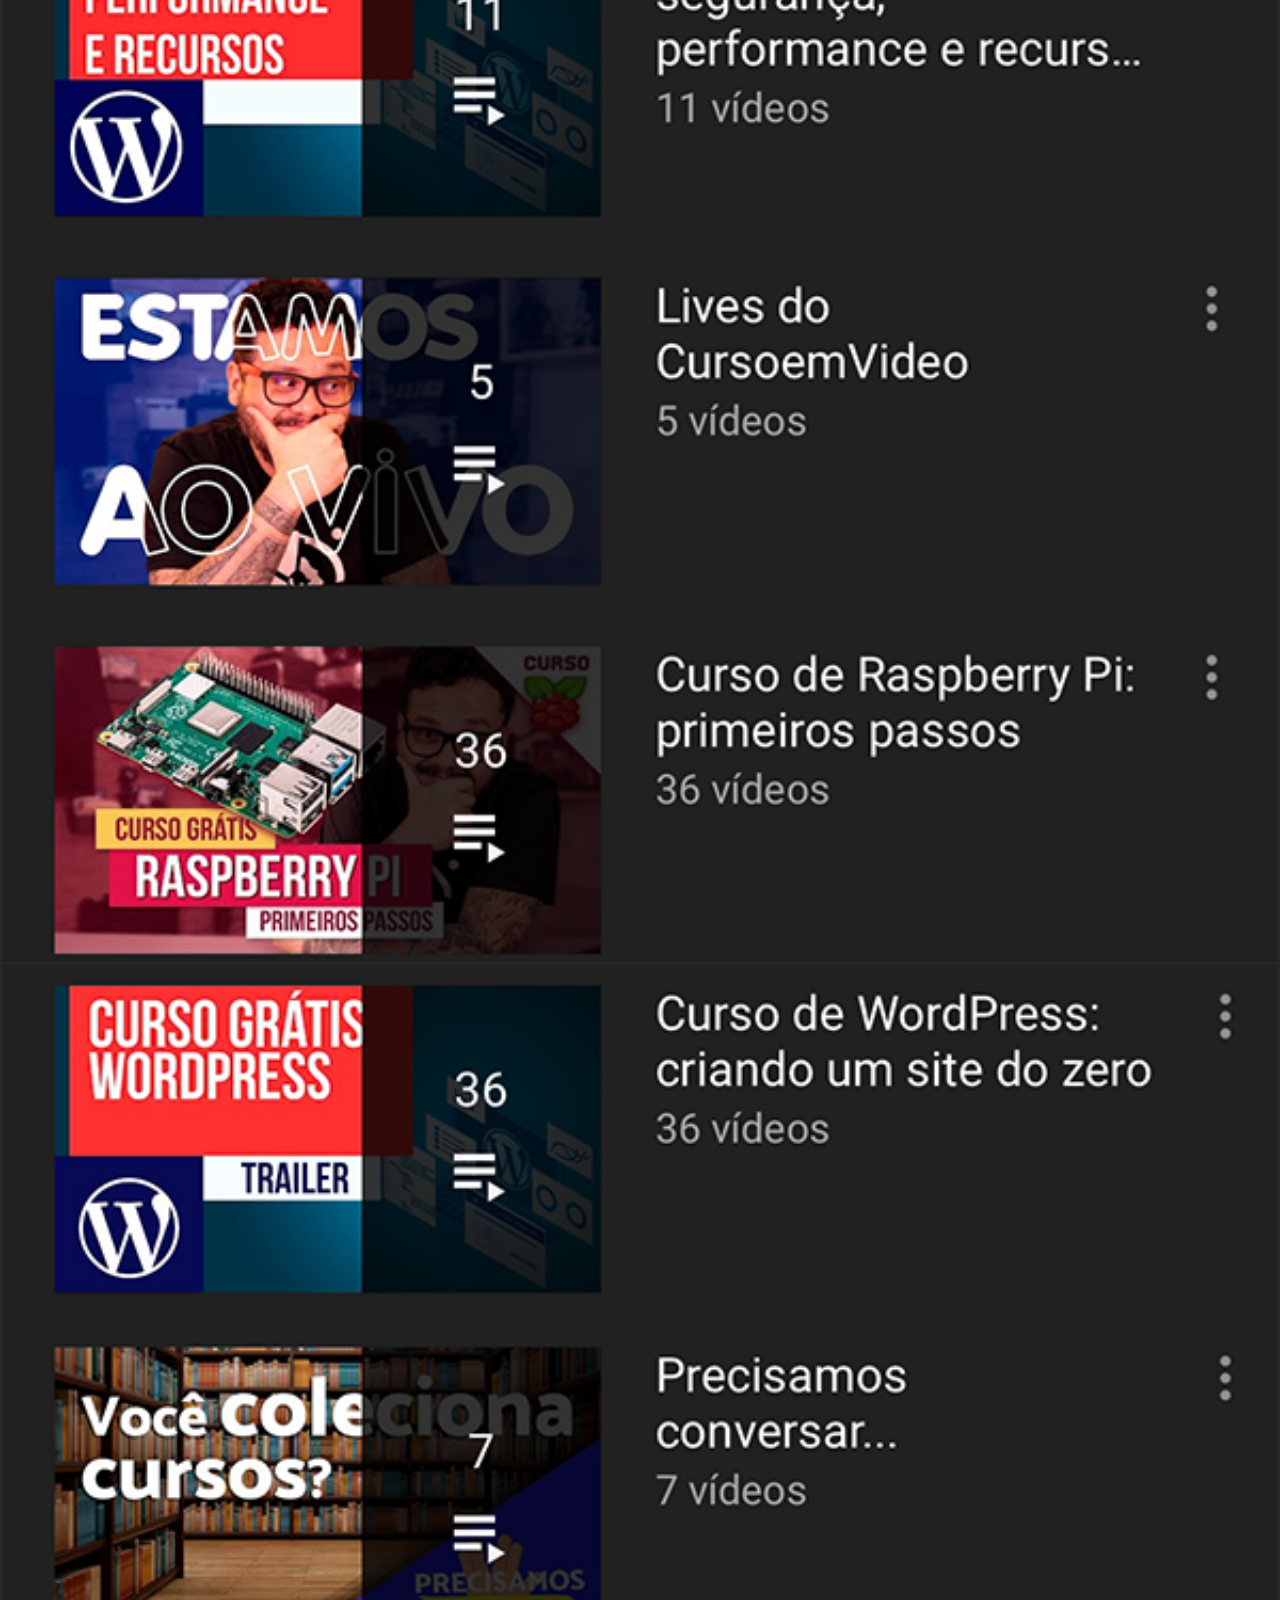
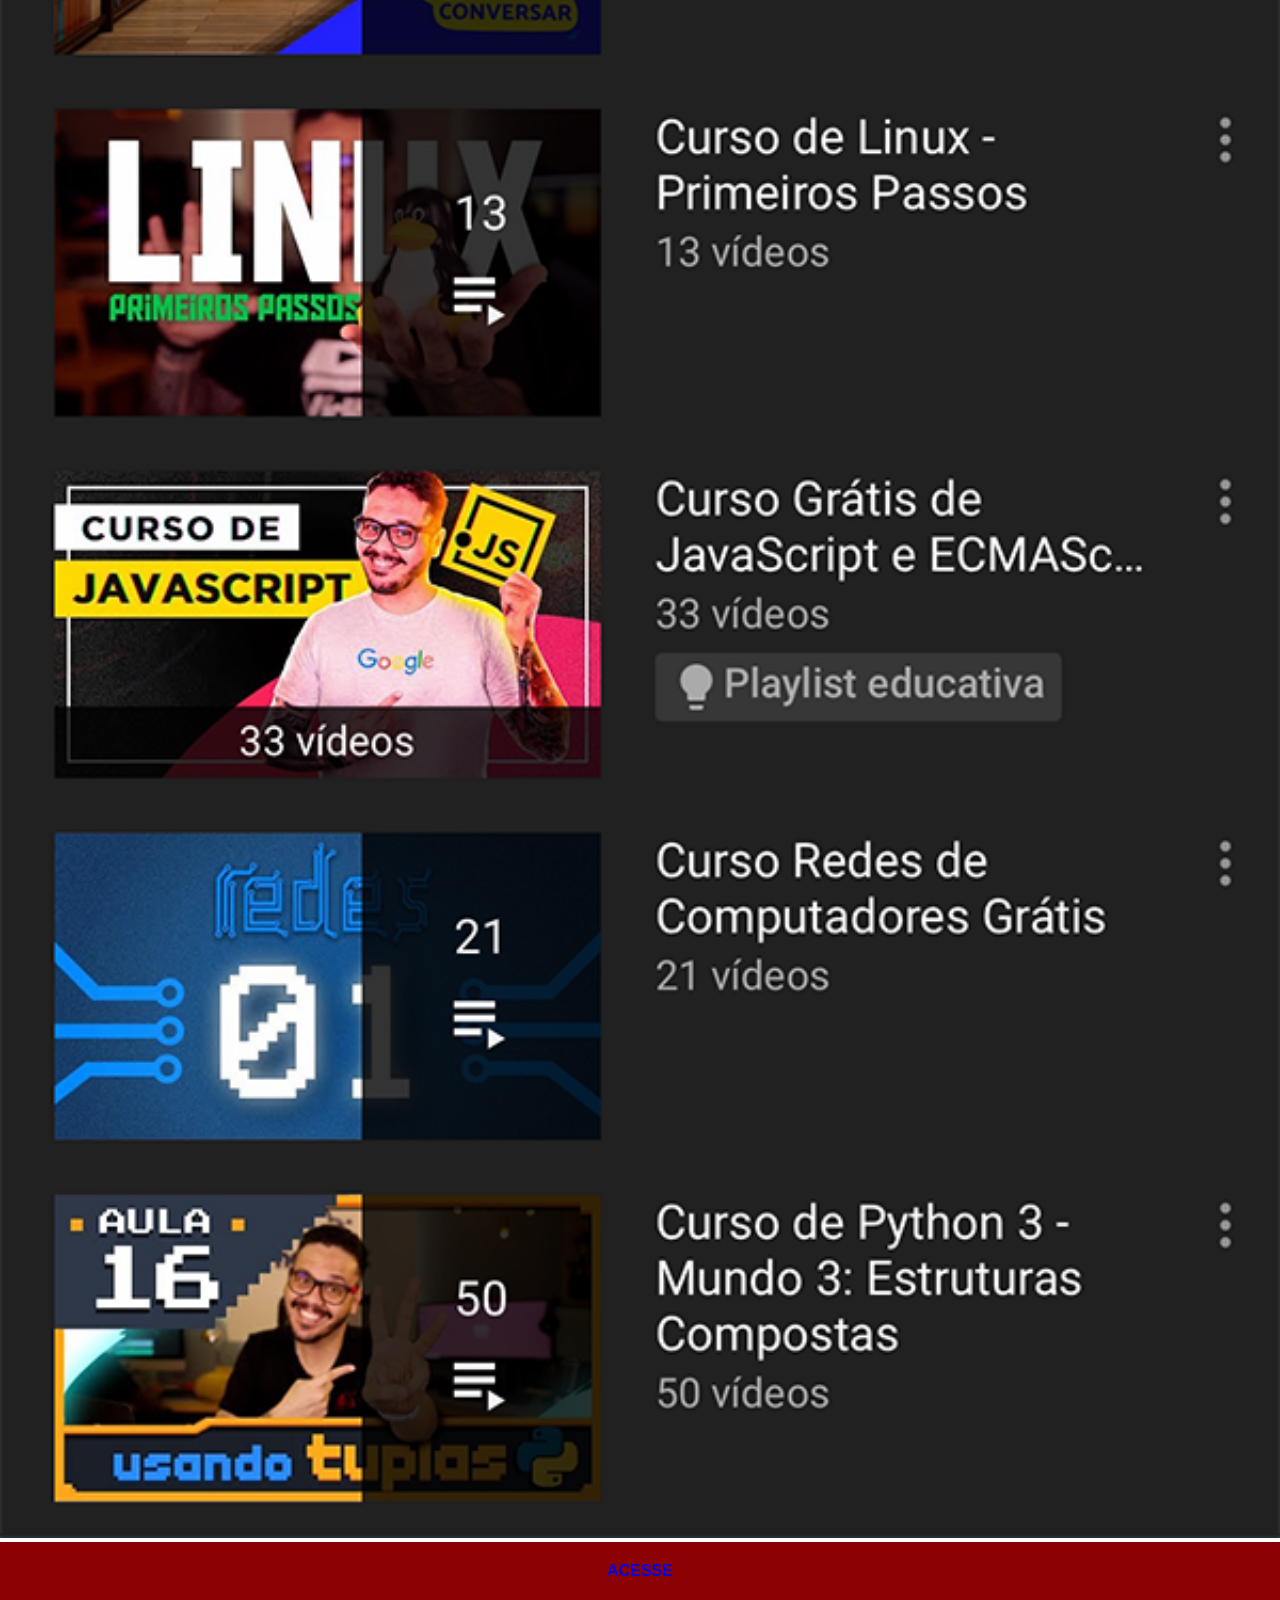
<file: youtuber.html>
<!DOCTYPE html>
<html lang="pt-br">
<head>
    <meta charset="UTF-8">
    <meta name="viewport" content="width=device-width, initial-scale=1.0">
    <title>Document</title>
    <link rel="stylesheet" href="estilos/social .css">
 
</head>
<body>
    <img src="imgs/imagens/tela-youtube.png" alt="">
    <a href="https://www.youtube.com/c/CursoemVídeo" target="_blank">ACESSE</a>
</body>
</html>
</file>
<file: estilos.css>
@charset "UTF-8";
*{
    margin: 0px;
    padding: 0px;
    font-family: Arial, Helvetica, sans-serif;
}

html,body{
    height: 100vh;
    width: 100vw;
    background: url(imgs/imagens/fundo-madeira.jpg) top center no-repeat fixed;
    background-size: cover;

}
main{
    height: 100vh;
    position: relative;
}

section#telefone{
    position: absolute;
    top: 50%;
    left: 50%;
    transform: translate(-50%, -50%);
    height: 627px;
    width: 310px;
    background: url(imgs/imagens/frame-iphone.png) no-repeat;
}

iframe#tela{
   position: relative;
   top: 80px;
   left: 22px;
   width: 267px;
   height: 471px;
}
section#redes{
    text-align: right;
}
section#redes img{
    width: 45px;
    height: 45px;
    border-radius: 50%;
    box-shadow: 2px 2px 5px black;
    box-sizing: border-box;

}

section#redes img:hover{
    border: 2px solid white;
    transform: translate(-3px, -3px);
    box-shadow: 5px 5px 10px black;
    transition: transform .2s, border 1s;
}
</file>
<file: estilos/social .css>
@charset "UTF-8";
*{
    margin: 0px;
    padding: 0px;
    font-family: Arial, Helvetica, sans-serif;
}

::-webkit-scrollbar{
    height: 0px;
    width: 0px;
}

img{
    width: 100vw;
}
a{
    display: block;
    background-color: darkred;
    padding: 20px;
    text-align: center;
    font-weight: bolder;
    text-decoration: none;
}
a:hover{
    background-color: red;
}
</file>
